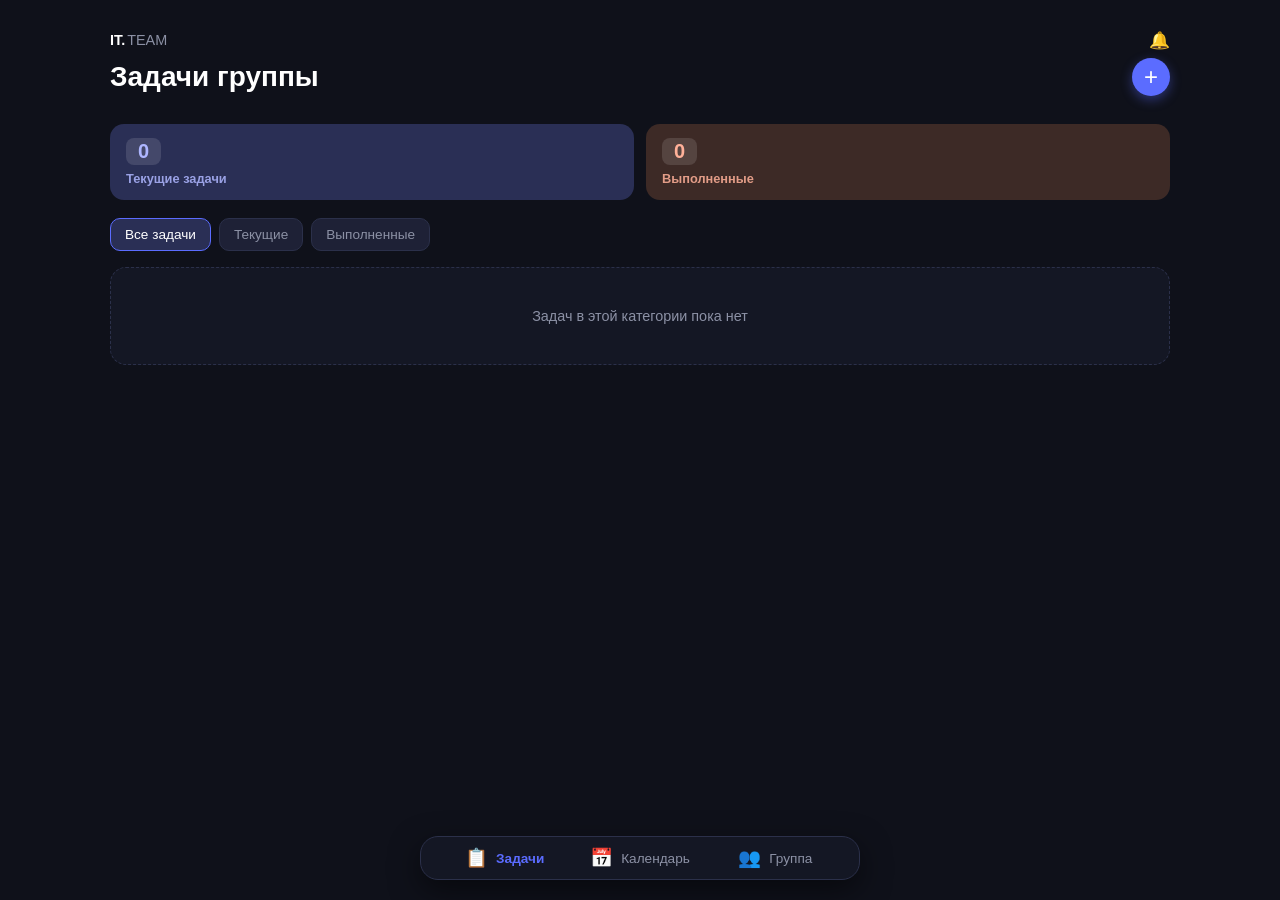
<file: index.html>
<!DOCTYPE html>
<html lang="ru">
<head>
    <meta charset="UTF-8">
    <meta name="viewport" content="width=device-width, initial-scale=1.0">
    <title>IT.TEAM — Задачи группы</title>
    <link rel="stylesheet" href="static/style.css">
</head>
<body>
    <div class="app-wrapper">
        <header class="app-header">
            <div class="header-inner">
                <div class="brand">
                    <span class="brand-strong">IT.</span><span class="brand-light">TEAM</span>
                    <button class="notif-btn" id="notifBtn" aria-label="Уведомления">🔔</button>
                </div>
                <div class="main-nav">
                    <h1>Задачи группы</h1>
                    <button class="add-task-toggle" id="openModalBtn" aria-label="Добавить задачу">+</button>
                </div>
            </div>
        </header>

        <main class="main-content">
            <div class="stats-badges">
                <div class="stat-box current-box">
                    <span class="stat-num" id="currentCount">0</span>
                    <span class="stat-label">Текущие задачи</span>
                </div>
                <div class="stat-box completed-box">
                    <span class="stat-num" id="completedCount">0</span>
                    <span class="stat-label">Выполненные</span>
                </div>
            </div>

            <div class="tabs">
                <button type="button" class="tab-btn active" data-filter="all">Все задачи</button>
                <button type="button" class="tab-btn" data-filter="current">Текущие</button>
                <button type="button" class="tab-btn" data-filter="completed">Выполненные</button>
            </div>

            <ul class="task-list" id="taskList"></ul>
        </main>

        <nav class="bottom-nav">
            <button type="button" class="nav-item active" onclick="location.href='index.html'">
                <span class="nav-icon">📋</span> Задачи
            </button>
            <button type="button" class="nav-item" onclick="location.href='calendar.html'">
                <span class="nav-icon">📅</span> Календарь
            </button>
            <button type="button" class="nav-item" onclick="location.href='group.html'">
                <span class="nav-icon">👥</span> Группа
            </button>
        </nav>


        <!-- Модальное окно создания задачи -->
        <div class="modal-overlay" id="modalOverlay">
            <form class="modal-content" id="taskForm">
                <div class="modal-header">
                    <button type="button" class="modal-back" id="closeModalBtn">‹</button>
                    <h3>Новая задача</h3>
                </div>
                <label class="field-label" for="taskTitle">Название задачи</label>
                <input type="text" id="taskTitle" placeholder="Подготовить отчет по практике" required>

                <label class="field-label" for="taskSubject">Описание</label>
                <textarea id="taskSubject" placeholder="Описание" rows="2" required></textarea>

                <label class="field-label">Приоритет</label>
                <div class="priority-group" id="priorityGroup">
                    <button type="button" class="prio-btn" data-prio="high">Высокий</button>
                    <button type="button" class="prio-btn active" data-prio="medium">Средний</button>
                    <button type="button" class="prio-btn" data-prio="low">Низкий</button>
                </div>

                <label class="field-label" for="taskDeadline">Дедлайн</label>
                <input type="datetime-local" id="taskDeadline" required>

                <div class="modal-actions">
                    <button type="submit" class="btn btn-primary">Создать задачу</button>
                </div>
            </form>
        </div>

        <!-- Экран деталей задачи -->
        <div class="modal-overlay" id="detailOverlay">
            <div class="modal-content detail-content">
                <div class="modal-header">
                    <button type="button" class="modal-back" id="closeDetailBtn">‹</button>
                    <h3>Детали задачи</h3>
                    <button type="button" class="icon-btn" id="deleteDetailBtn">🗑</button>
                </div>
                <div class="detail-body" id="detailBody"></div>
            </div>
        </div>
    </div>

    <script src="static/app.js"></script>
</body>
</html>
</file>
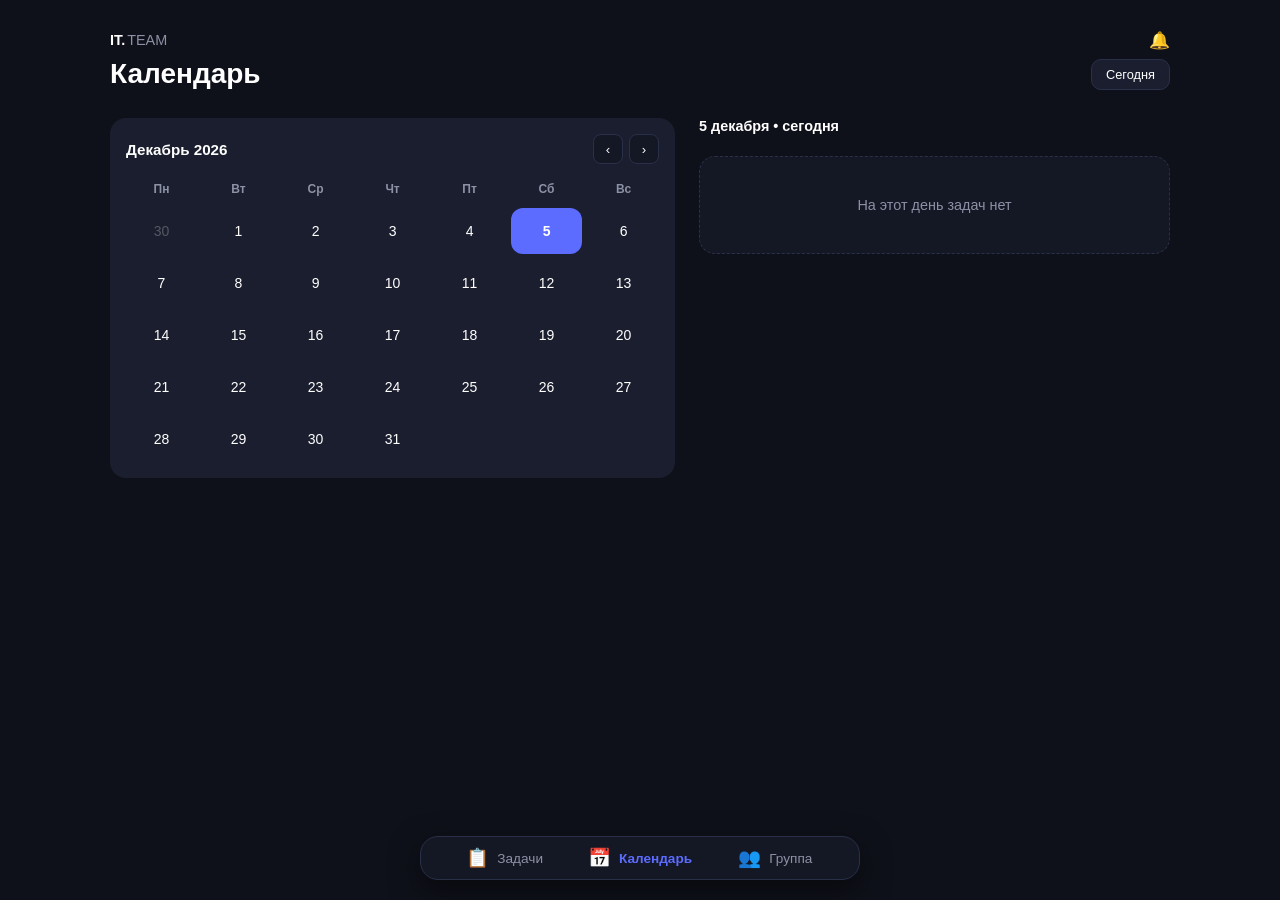
<file: calendar.html>
<!DOCTYPE html>
<html lang="ru">
<head>
    <meta charset="UTF-8">
    <meta name="viewport" content="width=device-width, initial-scale=1.0">
    <title>IT.TEAM — Календарь</title>
    <link rel="stylesheet" href="static/style.css">
    <style>
        .calendar-grid {
            display: grid;
            grid-template-columns: repeat(7, 1fr);
            gap: 6px;
        }
        .cal-weekday {
            text-align: center;
            font-size: 12px;
            font-weight: 600;
            color: var(--text-muted);
            padding: 6px 0;
        }
        .cal-day {
            display: flex;
            flex-direction: column;
            align-items: center;
            justify-content: center;
            min-height: 46px;
            padding: 6px 2px;
            border-radius: 12px;
            cursor: pointer;
            position: relative;
            font-size: 14px;
            color: var(--text-main);
        }
        .cal-day.other-month {
            opacity: 0.25;
            cursor: default;
        }
        .cal-day.today:not(.selected) {
            border: 1.5px solid var(--accent-blue);
            font-weight: 700;
        }
        .cal-day.selected {
            background-color: var(--accent-blue);
            color: #ffffff;
            font-weight: 700;
        }
        .cal-dots {
            display: flex;
            justify-content: center;
            gap: 3px;
            height: 6px;
            margin-top: 4px;
        }
        .cal-dot {
            width: 5px;
            height: 5px;
            border-radius: 50%;
            background-color: var(--priority-medium);
        }
        .cal-dot.completed {
            background-color: var(--priority-low);
        }
        .cal-day.selected .cal-dot {
            background-color: #ffffff;
        }
        .calendar-section-header {
            display: flex;
            justify-content: space-between;
            align-items: center;
            margin: 18px 0 12px;
        }
        .calendar-day-count {
            font-size: 13px;
            color: var(--text-muted);
        }
        @media (min-width: 768px) {
            .calendar-layout {
                display: grid;
                grid-template-columns: 1.2fr 1fr;
                gap: 24px;
                align-items: start;
            }
            .calendar-section-header {
                margin-top: 0;
            }
        }
    </style>
</head>
<body>
    <div class="app-wrapper">
        <header class="app-header">
            <div class="brand">
                <span class="brand-strong">IT.</span><span class="brand-light">TEAM</span>
                <button type="button" class="notif-btn" id="notifBtn" aria-label="Уведомления">🔔</button>
            </div>
            <div class="main-nav">
                <h1>Календарь</h1>
                <button type="button" class="small-btn" id="todayBtn">Сегодня</button>
            </div>
        </header>

        <main class="main-content calendar-layout">
            <div class="calendar-widget">
                <div class="calendar-header">
                    <span class="calendar-month" id="calendarMonth">Ноябрь 2026</span>
                    <div class="calendar-nav">
                        <button type="button" class="calendar-arrow" id="prevMonth">‹</button>
                        <button type="button" class="calendar-arrow" id="nextMonth">›</button>
                    </div>
                </div>
                <div class="calendar-grid" id="calendarGrid"></div>
            </div>

            <div class="calendar-tasks-pane">
                <div class="calendar-section-header">
                    <div class="calendar-section-title" id="calendarDayTitle">20 ноября • сегодня</div>
                    <span class="calendar-day-count" id="calendarDayCount"></span>
                </div>
                <ul class="task-list calendar-task-list" id="calendarTaskList"></ul>
            </div>
        </main>

        <nav class="bottom-nav">
            <button type="button" class="nav-item" onclick="location.href='index.html'">
                <span class="nav-icon">📋</span> Задачи
            </button>
            <button type="button" class="nav-item active" onclick="location.href='calendar.html'">
                <span class="nav-icon">📅</span> Календарь
            </button>
            <button type="button" class="nav-item" onclick="location.href='group.html'">
                <span class="nav-icon">👥</span> Группа
            </button>
        </nav>
    </div>

    <script src="static/calendar.js"></script>
</body>
</html>
</file>
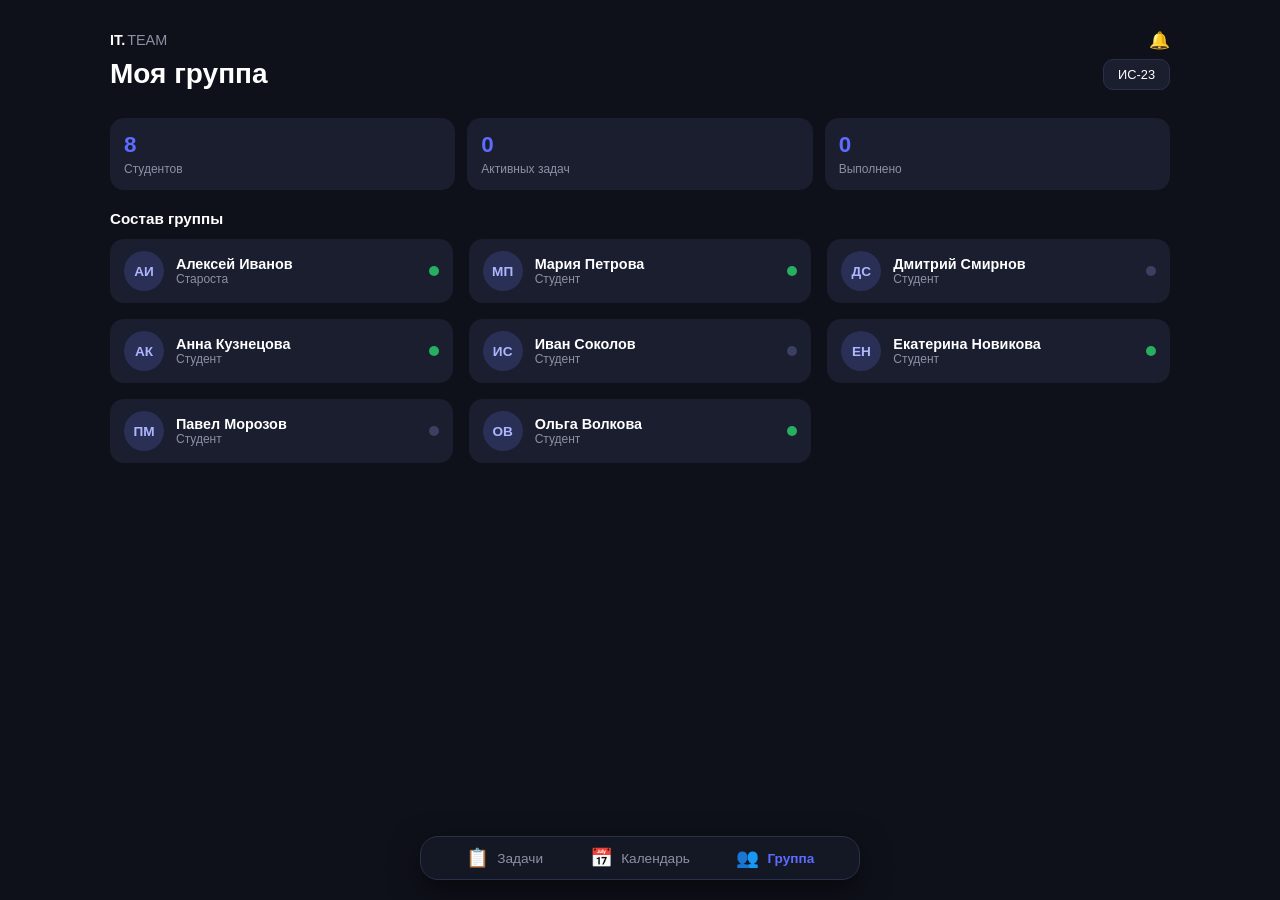
<file: group.html>
<!DOCTYPE html>
<html lang="ru">
<head>
    <meta charset="UTF-8">
    <meta name="viewport" content="width=device-width, initial-scale=1.0">
    <title>IT.TEAM — Моя группа</title>
    <link rel="stylesheet" href="static/style.css">
</head>
<body>
    <div class="app-wrapper">
        <header class="app-header">
            <div class="header-inner">
                <div class="brand">
                    <span class="brand-strong">IT.</span><span class="brand-light">TEAM</span>
                    <button type="button" class="notif-btn" id="notifBtn" aria-label="Уведомления">🔔</button>
                </div>
                <div class="main-nav">
                    <h1>Моя группа</h1>
                    <button type="button" class="small-btn" id="groupBadge">ИС-23</button>
                </div>
            </div>
        </header>

        <main class="main-content">
            <div class="group-stats">
                <div class="group-stat-card">
                    <span class="group-stat-num" id="studentsCount">8</span>
                    <span class="group-stat-label">Студентов</span>
                </div>
                <div class="group-stat-card">
                    <span class="group-stat-num" id="groupActiveCount">0</span>
                    <span class="group-stat-label">Активных задач</span>
                </div>
                <div class="group-stat-card">
                    <span class="group-stat-num" id="groupDoneCount">0</span>
                    <span class="group-stat-label">Выполнено</span>
                </div>
            </div>

            <div class="group-section-title">Состав группы</div>
            <ul class="member-list" id="memberList"></ul>
        </main>

        <nav class="bottom-nav">
            <button type="button" class="nav-item" onclick="location.href='index.html'">
                <span class="nav-icon">📋</span> Задачи
            </button>
            <button type="button" class="nav-item" onclick="location.href='calendar.html'">
                <span class="nav-icon">📅</span> Календарь
            </button>
            <button type="button" class="nav-item active" onclick="location.href='group.html'">
                <span class="nav-icon">👥</span> Группа
            </button>
        </nav>
    </div>

    <script src="static/group.js"></script>
</body>
</html>
</file>
<file: static/style.css>
:root {
    --bg-dark: #0f111a;
    --panel-bg: #141724;
    --card-bg: #1b1e2e;
    --card-bg-alt: #20233a;
    --accent-blue: #5b6cff;
    --accent-blue-soft: #2a2f55;
    --accent-orange: #ff7a45;
    --accent-orange-soft: #3d2a26;
    --text-main: #ffffff;
    --text-muted: #8c91a5;
    --border-color: #2b304a;
    --priority-high: #eb5757;
    --priority-medium: #f2c94c;
    --priority-low: #27ae60;
    --deadline-warning: #f2c94c;
    --deadline-danger: #eb5757;
}

* {
    box-sizing: border-box;
    margin: 0;
    padding: 0;
    font-family: -apple-system, BlinkMacSystemFont, "Segoe UI", Roboto, sans-serif;
    -webkit-tap-highlight-color: transparent;
}

body {
    background-color: var(--bg-dark);
    color: var(--text-main);
    min-height: 100vh;
}

/* ---------- Адаптивный каркас ---------- */
.app-wrapper {
    width: 100%;
    max-width: 1140px;
    margin: 0 auto;
    padding: 16px 16px 96px;
    display: flex;
    flex-direction: column;
    min-height: 100vh;
}

.app-header {
    margin-bottom: 16px;
}

.header-inner {
    width: 100%;
}

.main-content {
    flex-grow: 1;
    width: 100%;
}

/* ---------- Общие элементы ---------- */
.brand {
    display: flex;
    align-items: center;
    gap: 2px;
    font-size: 0.9rem;
    margin-bottom: 10px;
    position: relative;
}
.brand-strong { font-weight: 800; color: var(--text-main); }
.brand-light { font-weight: 500; color: var(--text-muted); }

.notif-btn {
    position: absolute;
    right: 0;
    background: none;
    border: none;
    color: var(--text-muted);
    font-size: 1.05rem;
    cursor: pointer;
}

.main-nav {
    display: flex;
    justify-content: space-between;
    align-items: center;
    margin-bottom: 12px;
}
.main-nav h1 { font-size: 1.5rem; font-weight: 700; }

.small-btn {
    background: var(--card-bg);
    border: 1px solid var(--border-color);
    color: var(--text-main);
    padding: 7px 14px;
    border-radius: 10px;
    font-size: 0.8rem;
    cursor: pointer;
    transition: background-color 0.2s, border-color 0.2s;
}
.small-btn:hover {
    background: var(--card-bg-alt);
    border-color: var(--accent-blue);
}

/* ---------- Главный экран ---------- */
.add-task-toggle {
    background: var(--accent-blue);
    color: white;
    border: none;
    width: 38px;
    height: 38px;
    border-radius: 50%;
    font-size: 1.5rem;
    cursor: pointer;
    display: flex;
    align-items: center;
    justify-content: center;
    box-shadow: 0 4px 12px rgba(91, 108, 255, 0.4);
    transition: transform 0.15s ease;
}
.add-task-toggle:hover { transform: scale(1.06); }

.stats-badges {
    display: grid;
    grid-template-columns: repeat(2, 1fr);
    gap: 12px;
    margin-bottom: 18px;
}
.stat-box {
    padding: 14px 16px;
    border-radius: 14px;
    display: flex;
    flex-direction: column;
    gap: 6px;
    font-weight: 600;
}
.stat-box.current-box { background-color: var(--accent-blue-soft); color: #aeb6ff; }
.stat-box.completed-box { background-color: var(--accent-orange-soft); color: #ffb199; }
.stat-num {
    background: rgba(255, 255, 255, 0.12);
    padding: 2px 12px;
    border-radius: 8px;
    font-size: 1.25rem;
    width: fit-content;
}
.stat-label { font-size: 0.8rem; opacity: 0.85; }

.tabs {
    display: flex;
    gap: 8px;
    margin-bottom: 16px;
    flex-wrap: wrap;
}
.tab-btn {
    background: #1e2136;
    border: 1px solid var(--border-color);
    color: var(--text-muted);
    font-size: 0.85rem;
    padding: 8px 14px;
    border-radius: 10px;
    cursor: pointer;
    transition: all 0.2s;
}
.tab-btn:hover { color: var(--text-main); }
.tab-btn.active {
    background: var(--accent-blue-soft);
    color: #fff;
    border-color: var(--accent-blue);
}

.task-list {
    list-style: none;
    display: grid;
    grid-template-columns: 1fr;
    gap: 12px;
}

.task-card {
    background-color: var(--card-bg);
    border-radius: 14px;
    padding: 14px 16px 14px 20px;
    display: flex;
    align-items: flex-start;
    gap: 12px;
    border: 1px solid transparent;
    position: relative;
    cursor: pointer;
    transition: background-color 0.2s;
}
.task-card:hover { background-color: var(--card-bg-alt); }
.task-card::before {
    content: '';
    position: absolute;
    left: 6px;
    top: 14px;
    bottom: 14px;
    width: 3px;
    border-radius: 3px;
    background: var(--border-color);
}
.task-card.prio-high::before { background: var(--priority-high); }
.task-card.prio-medium::before { background: var(--priority-medium); }
.task-card.prio-low::before { background: var(--priority-low); }
.task-card.deadline-warning { background-color: #2b2716; border-color: var(--deadline-warning); }
.task-card.deadline-danger { background-color: #2b1618; border-color: var(--deadline-danger); }

.task-checkbox {
    appearance: none;
    width: 20px;
    height: 20px;
    border: 2px solid var(--text-muted);
    border-radius: 6px;
    cursor: pointer;
    margin-top: 2px;
    display: flex;
    align-items: center;
    justify-content: center;
    flex-shrink: 0;
}
.task-checkbox:checked { background-color: var(--accent-blue); border-color: var(--accent-blue); }
.task-checkbox:checked::after { content: '✓'; color: white; font-size: 0.75rem; font-weight: bold; }

.task-main-content { flex-grow: 1; min-width: 0; }
.task-title { font-size: 0.95rem; font-weight: 600; margin-bottom: 4px; word-wrap: break-word; }
.task-subject { font-size: 0.8rem; color: var(--text-muted); margin-bottom: 10px; word-wrap: break-word; }
.task-footer { display: flex; justify-content: space-between; align-items: center; gap: 6px; }
.task-time-badge { font-size: 0.75rem; color: var(--text-muted); }
.task-time-badge.overdue { color: var(--priority-high); font-weight: 600; }
.task-time-badge.soon { color: var(--priority-medium); font-weight: 600; }

.prio-tag {
    font-size: 0.65rem;
    padding: 3px 8px;
    border-radius: 6px;
    font-weight: 700;
    text-transform: uppercase;
    letter-spacing: 0.3px;
}
.prio-tag.prio-high { background-color: rgba(235, 87, 87, 0.2); color: var(--priority-high); }
.prio-tag.prio-medium { background-color: rgba(242, 201, 76, 0.2); color: var(--priority-medium); }
.prio-tag.prio-low { background-color: rgba(39, 174, 96, 0.2); color: var(--priority-low); }

.task-card.completed-status { opacity: 0.45; }
.task-card.completed-status .task-title { text-decoration: line-through; }
.del-btn { background: none; border: none; color: #555; cursor: pointer; font-size: 1rem; align-self: flex-start; }
.del-btn:hover { color: var(--priority-high); }

.empty-state {
    grid-column: 1 / -1;
    text-align: center;
    color: var(--text-muted);
    padding: 40px 16px;
    font-size: 0.9rem;
    background: var(--panel-bg);
    border-radius: 16px;
    border: 1px dashed var(--border-color);
}
/* ---------- Нижнее меню ---------- */
.bottom-nav {
    position: fixed;
    bottom: 0;
    left: 0;
    width: 100%;
    background-color: var(--panel-bg);
    border-top: 1px solid var(--border-color);
    display: flex;
    padding: 10px 12px 14px;
    z-index: 50;
}
.nav-item {
    flex: 1;
    background: none;
    border: none;
    color: var(--text-muted);
    font-size: 0.75rem;
    cursor: pointer;
    display: flex;
    flex-direction: column;
    align-items: center;
    gap: 4px;
    transition: color 0.2s;
}
.nav-item:hover { color: var(--text-main); }
.nav-item.active { color: var(--accent-blue); font-weight: 600; }
.nav-icon { font-size: 1.15rem; }

/* ---------- Модалки ---------- */
.modal-overlay {
    position: fixed;
    inset: 0;
    background: rgba(0, 0, 0, 0.75);
    display: none;
    align-items: flex-end;
    justify-content: center;
    z-index: 100;
    backdrop-filter: blur(4px);
}
.modal-overlay.open { display: flex; }
.modal-content {
    background-color: var(--panel-bg);
    width: 100%;
    max-width: 500px;
    border-radius: 24px 24px 0 0;
    padding: 20px 20px 28px;
    border-top: 1px solid var(--border-color);
    display: flex;
    flex-direction: column;
    gap: 12px;
    max-height: 90vh;
    overflow-y: auto;
}
.modal-header { display: flex; align-items: center; gap: 10px; margin-bottom: 4px; }
.modal-header h3 { font-size: 1.15rem; flex-grow: 1; }
.modal-back { background: none; border: none; color: var(--text-main); font-size: 1.6rem; cursor: pointer; line-height: 1; }

.field-label { font-size: 0.75rem; color: var(--text-muted); margin-bottom: -6px; }
.modal-content input,
.modal-content textarea,
.modal-content select {
    width: 100%;
    background: var(--card-bg);
    border: 1px solid var(--border-color);
    padding: 12px;
    border-radius: 10px;
    color: white;
    font-size: 0.9rem;
    resize: none;
}
.modal-content input:focus,
.modal-content textarea:focus {
    outline: none;
    border-color: var(--accent-blue);
}

.priority-group { display: flex; gap: 8px; }
.prio-btn {
    flex: 1;
    padding: 10px;
    border-radius: 8px;
    border: 1px solid var(--border-color);
    background: var(--card-bg);
    color: var(--text-muted);
    font-size: 0.8rem;
    cursor: pointer;
    transition: all 0.2s;
}
.prio-btn.active { background: var(--accent-blue); color: #fff; border-color: var(--accent-blue); }

.modal-actions { display: flex; gap: 10px; margin-top: 8px; }
.btn { flex: 1; padding: 14px; border-radius: 12px; border: none; font-weight: 700; font-size: 0.9rem; cursor: pointer; }
.btn-primary { background: var(--accent-blue); color: white; box-shadow: 0 4px 14px rgba(91, 108, 255, 0.35); }
.btn-primary:hover { opacity: 0.92; }
.btn-cancel { background: #2b304a; color: white; }

.detail-content .detail-body { display: flex; flex-direction: column; gap: 14px; }
.detail-row {
    display: flex;
    justify-content: space-between;
    font-size: 0.85rem;
    padding: 10px 12px;
    background: var(--card-bg);
    border-radius: 10px;
}
.detail-row span:first-child { color: var(--text-muted); }
.icon-btn { background: none; border: none; color: var(--text-muted); font-size: 1.1rem; cursor: pointer; }
.icon-btn:hover { color: var(--priority-high); }

/* ---------- Календарь ---------- */
.calendar-widget {
    background: var(--card-bg);
    border-radius: 16px;
    padding: 16px;
    margin-bottom: 16px;
}
.calendar-header {
    display: flex;
    justify-content: space-between;
    align-items: center;
    margin-bottom: 12px;
}
.calendar-month { font-weight: 600; font-size: 0.95rem; }
.calendar-nav { display: flex; gap: 6px; }
.calendar-arrow {
    background: var(--panel-bg);
    border: 1px solid var(--border-color);
    color: var(--text-main);
    width: 30px;
    height: 30px;
    border-radius: 8px;
    cursor: pointer;
}
.calendar-arrow:hover { border-color: var(--accent-blue); }
.calendar-grid {
    display: grid;
    grid-template-columns: repeat(7, 1fr);
    gap: 6px;
}
.calendar-weekday {
    font-size: 0.7rem;
    color: var(--text-muted);
    text-align: center;
    padding: 4px 0;
}
.calendar-day {
    aspect-ratio: 1;
    display: flex;
    flex-direction: column;
    align-items: center;
    justify-content: center;
    font-size: 0.8rem;
    border-radius: 10px;
    cursor: pointer;
    color: var(--text-main);
    position: relative;
}
.calendar-day.muted { color: #3b4060; cursor: default; }
.calendar-day.today { border: 1px solid var(--accent-blue); }
.calendar-day.selected { background: var(--accent-blue); color: #fff; }

.calendar-dot {
    width: 4px;
    height: 4px;
    background-color: var(--priority-medium);
    border-radius: 50%;
    position: absolute;
    bottom: 5px;
}
.calendar-day.selected .calendar-dot {
    background-color: #fff;
}

.calendar-section-title {
    font-size: 0.9rem;
    font-weight: 600;
    margin-bottom: 10px;
    color: var(--text-main);
}
.calendar-task-list {
    grid-template-columns: 1fr !important;
}

/* ---------- Группа ---------- */
.group-stats {
    display: grid;
    grid-template-columns: repeat(3, 1fr);
    gap: 12px;
    margin-bottom: 20px;
}
.group-stat-card {
    background: var(--card-bg);
    padding: 14px;
    border-radius: 14px;
    display: flex;
    flex-direction: column;
    gap: 4px;
    align-items: flex-start;
}
.group-stat-num { font-size: 1.4rem; font-weight: 700; color: var(--accent-blue); }
.group-stat-label { font-size: 0.75rem; color: var(--text-muted); }
.group-section-title { font-size: 0.95rem; font-weight: 600; margin-bottom: 12px; }

.member-list {
    list-style: none;
    display: grid;
    grid-template-columns: 1fr;
    gap: 10px;
}
.member-item {
    display: flex;
    align-items: center;
    gap: 12px;
    background: var(--card-bg);
    padding: 12px 14px;
    border-radius: 14px;
}
.member-avatar {
    width: 40px;
    height: 40px;
    border-radius: 50%;
    background: var(--accent-blue-soft);
    color: #aeb6ff;
    display: flex;
    align-items: center;
    justify-content: center;
    font-weight: 700;
    font-size: 0.85rem;
    flex-shrink: 0;
}
.member-info { flex-grow: 1; }
.member-name { font-size: 0.9rem; font-weight: 600; }
.member-role { font-size: 0.75rem; color: var(--text-muted); }
.member-status { width: 10px; height: 10px; border-radius: 50%; }
.member-status.online { background: var(--priority-low); }
.member-status.offline { background: #3b4060; }

/* ---------- Адаптация под планшеты (от 640px) ---------- */
@media (min-width: 640px) {
    .app-wrapper {
        padding: 24px 28px 104px;
    }

    .task-list,
    .member-list {
        grid-template-columns: repeat(2, 1fr);
        gap: 14px;
    }

    .modal-overlay {
        align-items: center;
        padding: 20px;
    }

    .modal-content {
        border-radius: 20px;
        border: 1px solid var(--border-color);
    }
}

/* ---------- Адаптация под ПК / ноутбуки (от 1024px) ---------- */
@media (min-width: 1024px) {
    .app-wrapper {
        padding: 32px 40px 110px;
    }

    .main-nav h1 {
        font-size: 1.75rem;
    }

    .task-list,
    .member-list {
        grid-template-columns: repeat(3, 1fr);
        gap: 16px;
    }

    .bottom-nav {
        left: 50%;
        transform: translateX(-50%);
        bottom: 20px;
        width: 440px;
        border: 1px solid var(--border-color);
        border-radius: 18px;
        padding: 10px 16px;
        box-shadow: 0 10px 30px rgba(0, 0, 0, 0.5);
    }

    .nav-item {
        flex-direction: row;
        justify-content: center;
        gap: 8px;
        font-size: 0.85rem;
    }
}
</file>
